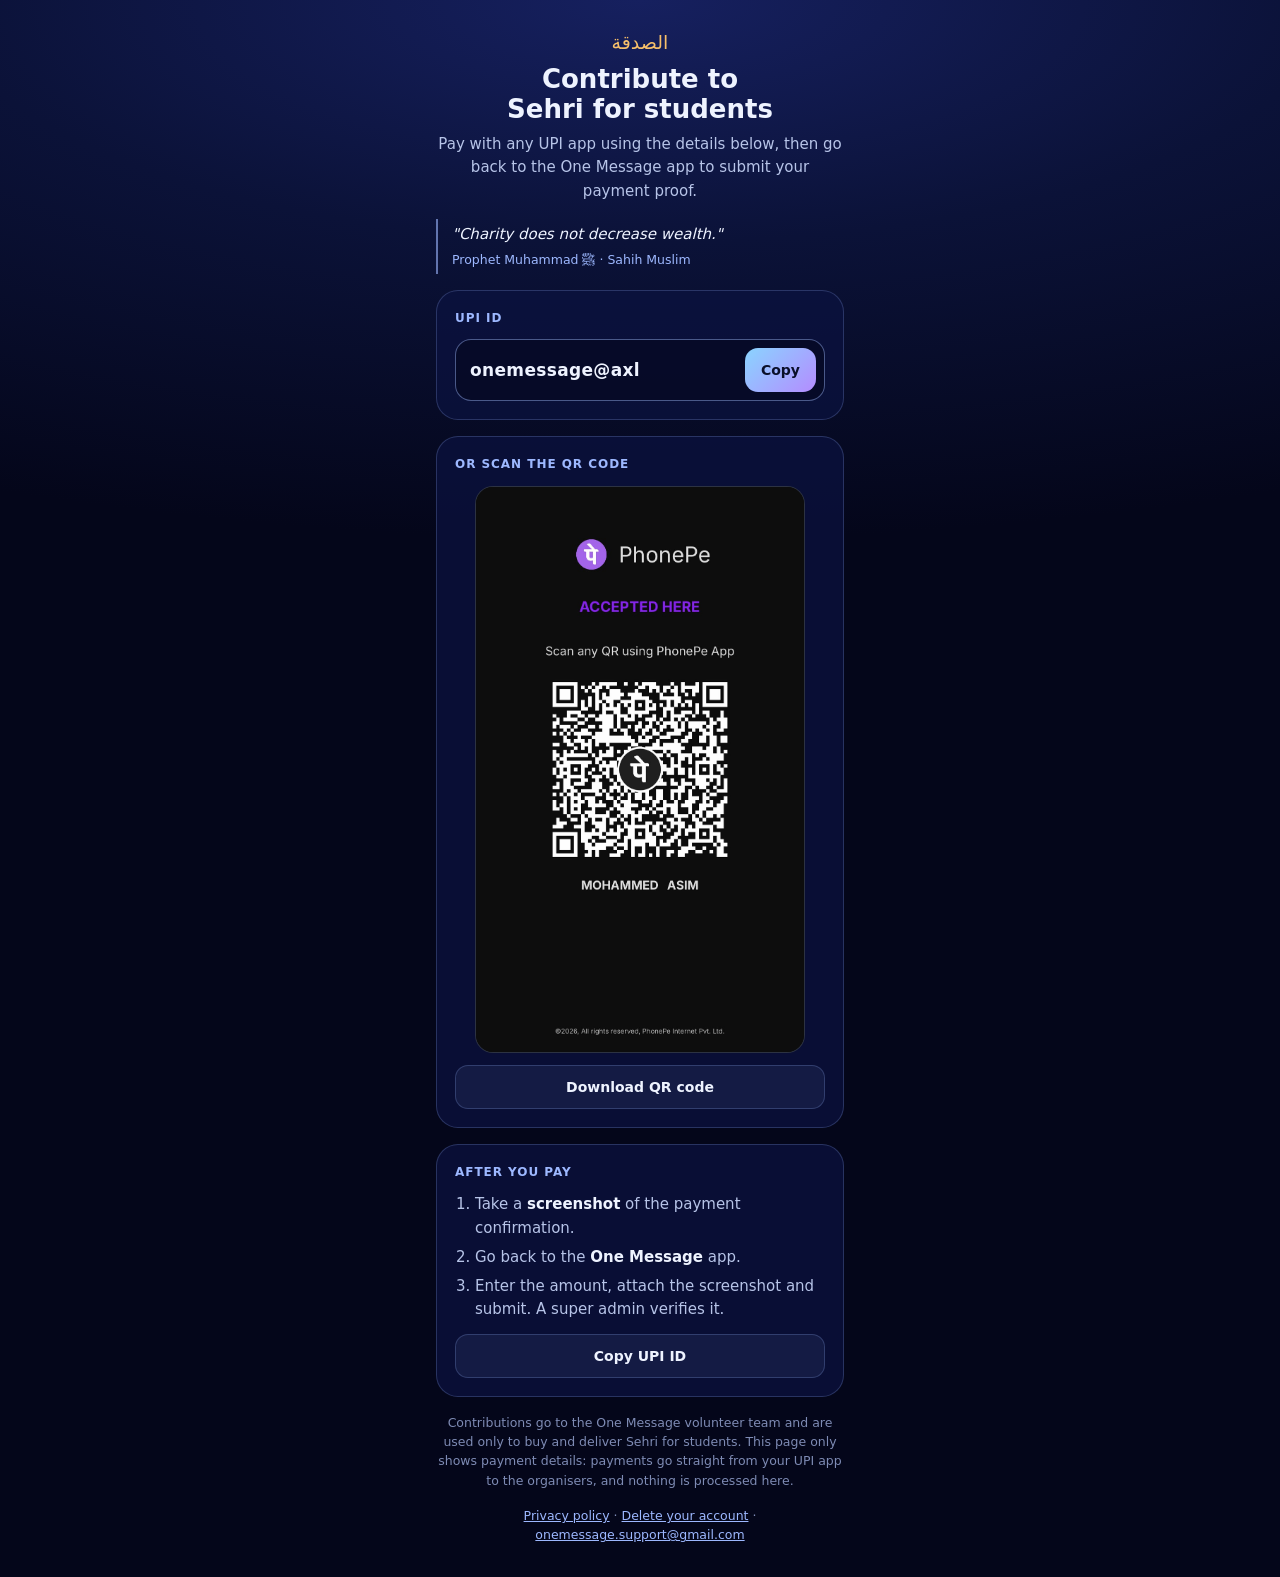
<file: index.html>
<!doctype html>
<html lang="en">
<head>
<meta charset="utf-8">
<meta name="viewport" content="width=device-width, initial-scale=1, viewport-fit=cover">
<meta name="theme-color" content="#04061A">
<meta name="description" content="UPI payment details for contributing to One Message, which provides Sehri food for students during Ramadan.">
<meta http-equiv="Content-Security-Policy" content="default-src 'none'; img-src 'self' data:; style-src 'unsafe-inline'; script-src 'unsafe-inline'; base-uri 'none'; form-action 'none'">
<title>Contribute · One Message</title>
<link rel="icon" href="data:image/svg+xml,%3Csvg xmlns='http://www.w3.org/2000/svg' viewBox='0 0 64 64'%3E%3Crect width='64' height='64' rx='14' fill='%2304061A'/%3E%3Cmask id='m'%3E%3Crect width='64' height='64' fill='%23fff'/%3E%3Ccircle cx='38' cy='26' r='17' fill='%23000'/%3E%3C/mask%3E%3Ccircle cx='31' cy='33' r='20' fill='%23F8C06A' mask='url(%23m)'/%3E%3C/svg%3E">
<style>
  :root {
    color-scheme: dark;
    --bg: #04061A; --line: rgba(157,184,255,.22); --ink: #EEF3FF; --ink2: #B7C4E8; --muted: #7E8BB4;
    --moon: #9DB8FF; --gold: #F8C06A; --mint: #7CF0C5;
    --sans: system-ui, -apple-system, "Segoe UI", Roboto, sans-serif;
  }
  * { box-sizing: border-box; }
  body {
    margin: 0; color: var(--ink); font: 15px/1.55 var(--sans);
    background: radial-gradient(120% 60% at 50% 0%, #16205F 0%, #0B1238 45%, #04061A 100%) fixed, var(--bg);
  }
  main {
    max-width: 440px; margin: 0 auto; display: grid; gap: 16px;
    padding: max(28px, env(safe-area-inset-top)) 16px max(32px, env(safe-area-inset-bottom));
  }
  header { display: grid; gap: 8px; text-align: center; }
  .ar { color: var(--gold); font-size: 19px; margin: 0; }
  h1 { font-size: 26px; line-height: 1.15; margin: 0; text-wrap: balance; }
  .sub { color: var(--ink2); margin: 0; }
  .card { background: rgba(12,18,64,.72); border: 1px solid var(--line); border-radius: 22px; padding: 18px; display: grid; gap: 12px; }
  .label { font-size: 12px; font-weight: 700; letter-spacing: .08em; text-transform: uppercase; color: var(--moon); margin: 0; }
  .upi { display: flex; align-items: center; gap: 10px; padding: 8px 8px 8px 14px; border-radius: 16px; border: 1.2px solid rgba(157,184,255,.45); background: rgba(4,6,26,.55); }
  /* Not monospace: in most monospace faces the l of @axl reads as a 1. */
  .upi span { flex: 1; min-width: 0; font: 700 17px/1.3 var(--sans); letter-spacing: .02em; word-break: break-all; user-select: all; }
  button, .btn {
    appearance: none; border: 0; border-radius: 13px; cursor: pointer; text-decoration: none; text-align: center;
    font: 700 14px var(--sans); display: inline-flex; align-items: center; justify-content: center; gap: 6px;
    min-height: 44px; padding: 0 16px;
  }
  .primary { background: linear-gradient(135deg, #8AD4FF, #B48CFF); color: #0A0F2A; }
  .ghost { background: rgba(157,184,255,.08); color: var(--ink); border: 1px solid var(--line); }
  .qr { justify-self: center; background: #0D0D0D; border: 1px solid var(--line); border-radius: 18px; overflow: hidden; width: min(330px, 100%); }
  .qr img { display: block; width: 100%; height: auto; }
  .row { display: grid; grid-template-columns: 1fr 1fr; gap: 10px; }
  ol { margin: 0; padding-left: 20px; color: var(--ink2); display: grid; gap: 6px; }
  ol b { color: var(--ink); }
  .hadith { margin: 0; padding: 4px 0 4px 14px; border-left: 2px solid rgba(157,184,255,.6); }
  .hadith p { margin: 0; font-style: italic; }
  .hadith cite { display: block; color: var(--moon); font-size: 12.5px; font-style: normal; margin-top: 4px; }
  .note { color: var(--muted); font-size: 12.5px; text-align: center; margin: 0; }
  .note a { color: var(--moon); }
  .toast {
    position: fixed; left: 50%; bottom: calc(24px + env(safe-area-inset-bottom)); transform: translateX(-50%);
    background: #0E164A; color: var(--mint); border: 1px solid rgba(124,240,197,.45);
    padding: 10px 16px; border-radius: 999px; font-weight: 700; font-size: 13px;
    opacity: 0; transition: opacity .2s; pointer-events: none;
  }
  .toast.on { opacity: 1; }
  :focus-visible { outline: 2px solid var(--gold); outline-offset: 2px; }
  @media (prefers-reduced-motion: reduce) { .toast { transition: none; } }
</style>
</head>
<body>
<main>
  <header>
    <p class="ar" lang="ar" dir="rtl">الصدقة</p>
    <h1>Contribute to Sehri for students</h1>
    <p class="sub">Pay with any UPI app using the details below, then go back to the One Message app to submit your payment proof.</p>
  </header>

  <blockquote class="hadith">
    <p>"Charity does not decrease wealth."</p>
    <cite>Prophet Muhammad ﷺ · Sahih Muslim</cite>
  </blockquote>

  <section class="card" aria-labelledby="upi-h">
    <p class="label" id="upi-h">UPI ID</p>
    <div class="upi">
      <span id="upi">onemessage@axl</span>
      <button class="primary" id="copy" type="button">Copy</button>
    </div>
  </section>

  <section class="card" aria-labelledby="qr-h">
    <p class="label" id="qr-h">Or scan the QR code</p>
    <div class="qr"><img src="qr.png" alt="PhonePe UPI QR code for onemessage@axl" width="929" height="1600"></div>
    <a class="btn ghost" href="qr.png" download="one-message-contribution-qr.png">Download QR code</a>
  </section>

  <section class="card" aria-labelledby="next-h">
    <p class="label" id="next-h">After you pay</p>
    <ol>
      <li>Take a <b>screenshot</b> of the payment confirmation.</li>
      <li>Go back to the <b>One Message</b> app.</li>
      <li>Enter the amount, attach the screenshot and submit. A super admin verifies it.</li>
    </ol>
    <button class="ghost" id="copy2" type="button">Copy UPI ID</button>
  </section>

  <p class="note">Contributions go to the One Message volunteer team and are used only to buy and deliver Sehri for students. This page only shows payment details: payments go straight from your UPI app to the organisers, and nothing is processed here.</p>
  <p class="note links"><a href="/privacy">Privacy policy</a> · <a href="/delete-account">Delete your account</a> · <a href="mailto:onemessage.support@gmail.com">onemessage.support@gmail.com</a></p>
</main>
<div class="toast" id="toast" role="status" aria-live="polite"></div>
<script>
  (function () {
    var id = 'onemessage@axl';
    var toast = document.getElementById('toast');
    var timer;
    function show(msg) {
      toast.textContent = msg;
      toast.classList.add('on');
      clearTimeout(timer);
      timer = setTimeout(function () { toast.classList.remove('on'); }, 1800);
    }
    function fallback() {
      var r = document.createRange();
      r.selectNodeContents(document.getElementById('upi'));
      var s = window.getSelection();
      s.removeAllRanges(); s.addRange(r);
      try { document.execCommand('copy') ? show('UPI ID copied') : show('Long-press the UPI ID to copy it'); }
      catch (e) { show('Long-press the UPI ID to copy it'); }
    }
    function copy() {
      if (navigator.clipboard && window.isSecureContext) {
        navigator.clipboard.writeText(id).then(function () { show('UPI ID copied'); }, fallback);
      } else {
        fallback();
      }
    }
    document.getElementById('copy').addEventListener('click', copy);
    document.getElementById('copy2').addEventListener('click', copy);
  })();
</script>
</body>
</html>
</file>
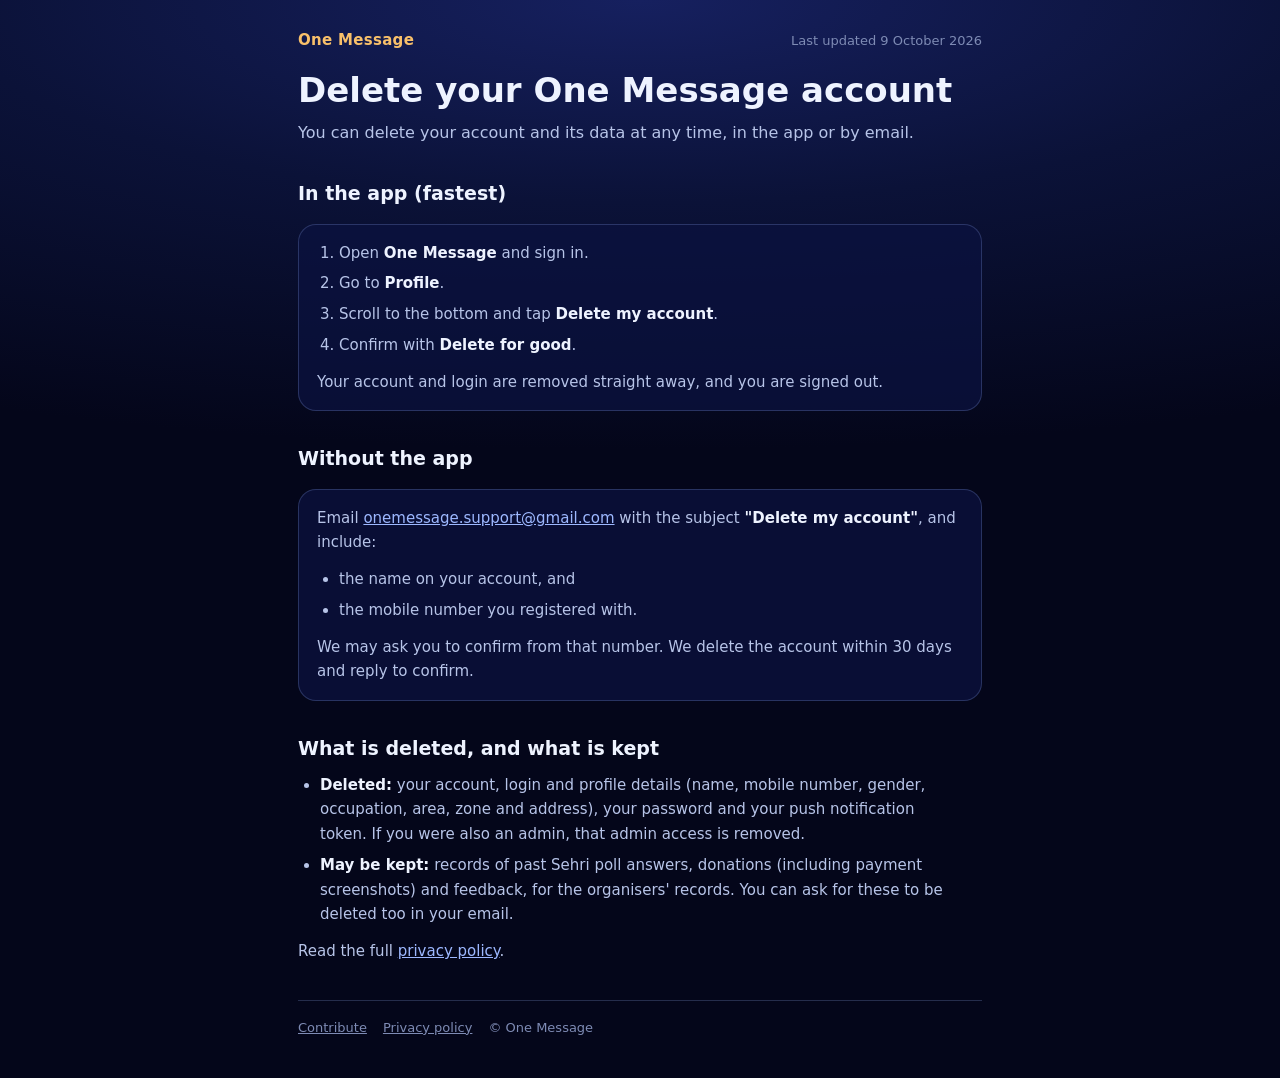
<file: delete-account.html>
<!doctype html>
<html lang="en">
<head>
<meta charset="utf-8">
<meta name="viewport" content="width=device-width, initial-scale=1, viewport-fit=cover">
<meta name="theme-color" content="#04061A">
<meta name="description" content="How to delete your One Message account and data, in the app or by email.">
<meta http-equiv="Content-Security-Policy" content="default-src 'none'; style-src 'self'; img-src 'self' data:; base-uri 'none'; form-action 'none'">
<title>Delete Your Account · One Message</title>
<link rel="stylesheet" href="/site.css">
</head>
<body>
<main>
  <div class="top">
    <a class="brand" href="/">One Message</a>
    <span class="updated">Last updated 9 October 2026</span>
  </div>

  <h1>Delete your One Message account</h1>
  <p class="lead">You can delete your account and its data at any time, in the app or by email.</p>

  <h2>In the app (fastest)</h2>
  <div class="card">
    <ol>
      <li>Open <b>One Message</b> and sign in.</li>
      <li>Go to <b>Profile</b>.</li>
      <li>Scroll to the bottom and tap <b>Delete my account</b>.</li>
      <li>Confirm with <b>Delete for good</b>.</li>
    </ol>
    <p>Your account and login are removed straight away, and you are signed out.</p>
  </div>

  <h2>Without the app</h2>
  <div class="card">
    <p>Email <a href="mailto:onemessage.support@gmail.com?subject=Delete%20my%20One%20Message%20account">onemessage.support@gmail.com</a> with the subject <b>"Delete my account"</b>, and include:</p>
    <ul>
      <li>the name on your account, and</li>
      <li>the mobile number you registered with.</li>
    </ul>
    <p>We may ask you to confirm from that number. We delete the account within 30 days and reply to confirm.</p>
  </div>

  <h2>What is deleted, and what is kept</h2>
  <ul>
    <li><b>Deleted:</b> your account, login and profile details (name, mobile number, gender, occupation, area, zone and address), your password and your push notification token. If you were also an admin, that admin access is removed.</li>
    <li><b>May be kept:</b> records of past Sehri poll answers, donations (including payment screenshots) and feedback, for the organisers' records. You can ask for these to be deleted too in your email.</li>
  </ul>
  <p>Read the full <a href="/privacy">privacy policy</a>.</p>

  <footer>
    <a href="/">Contribute</a>
    <a href="/privacy">Privacy policy</a>
    <span>© One Message</span>
  </footer>
</main>
</body>
</html>
</file>
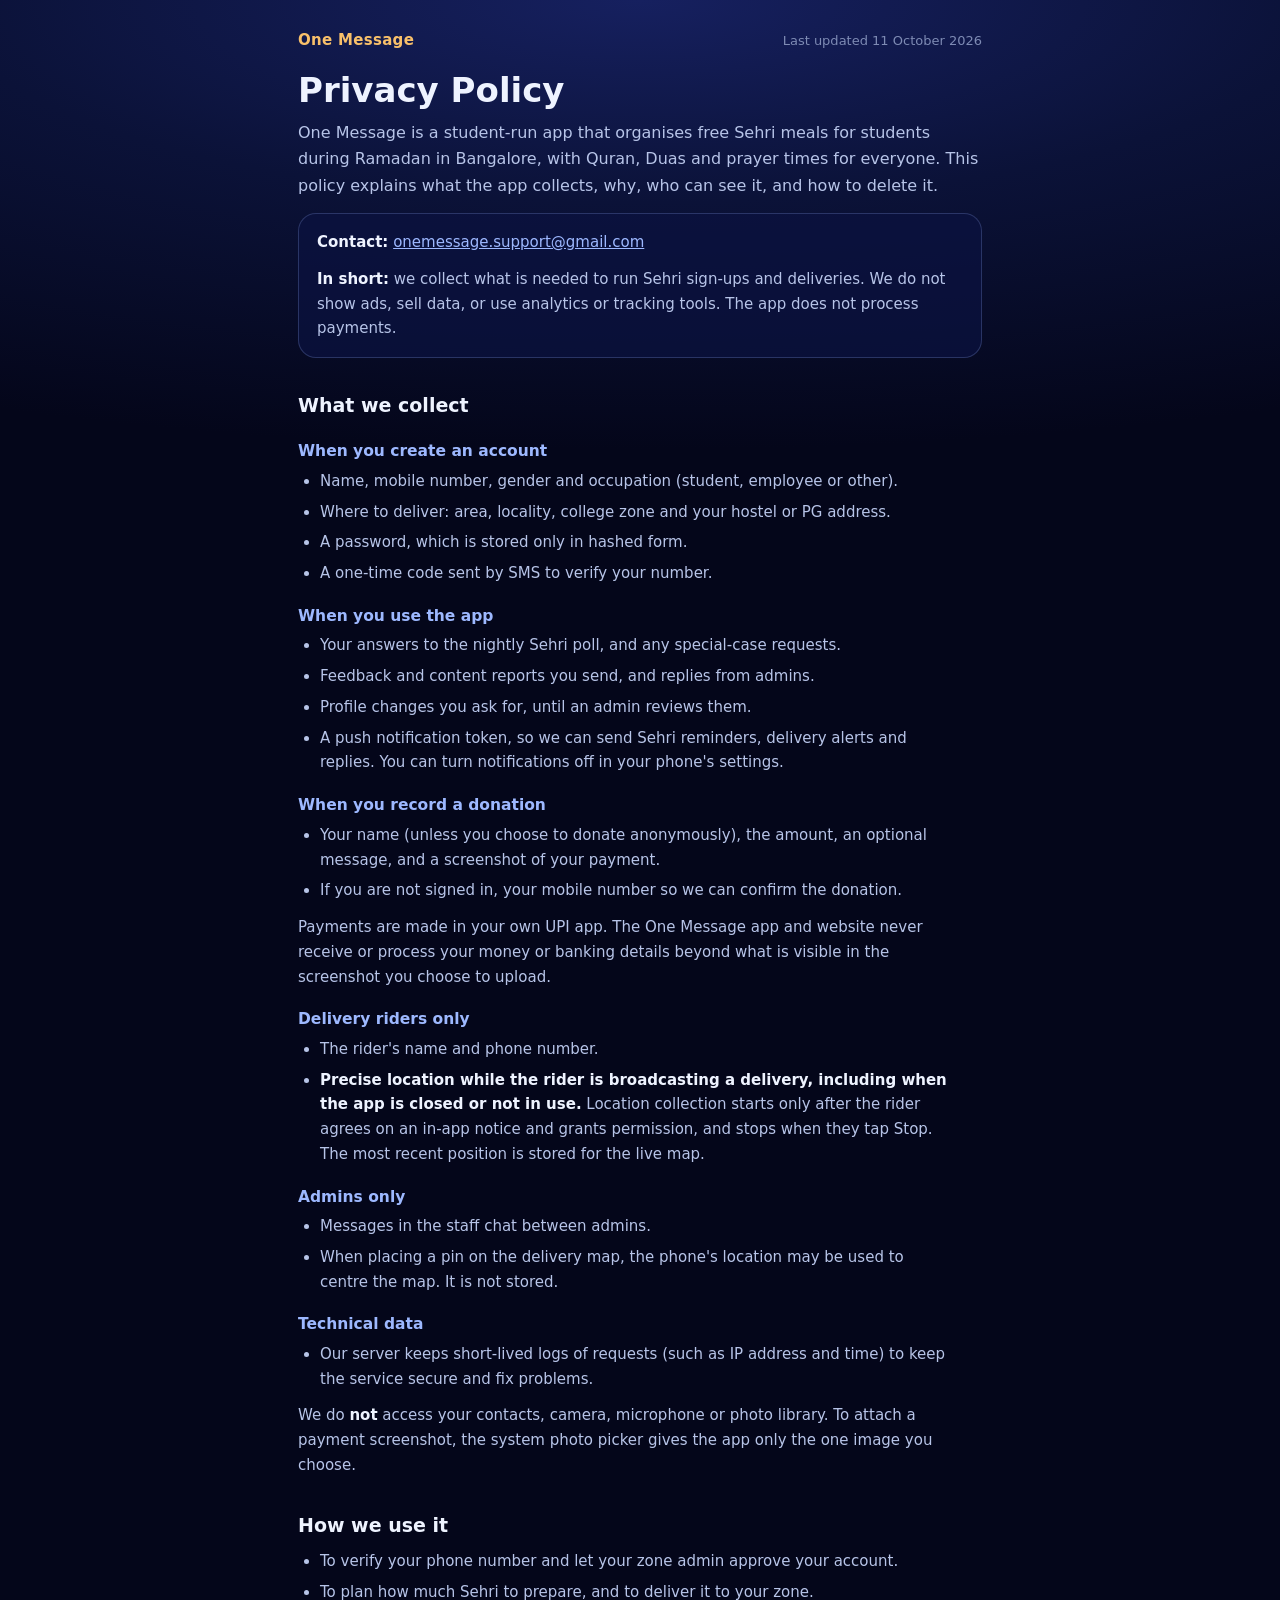
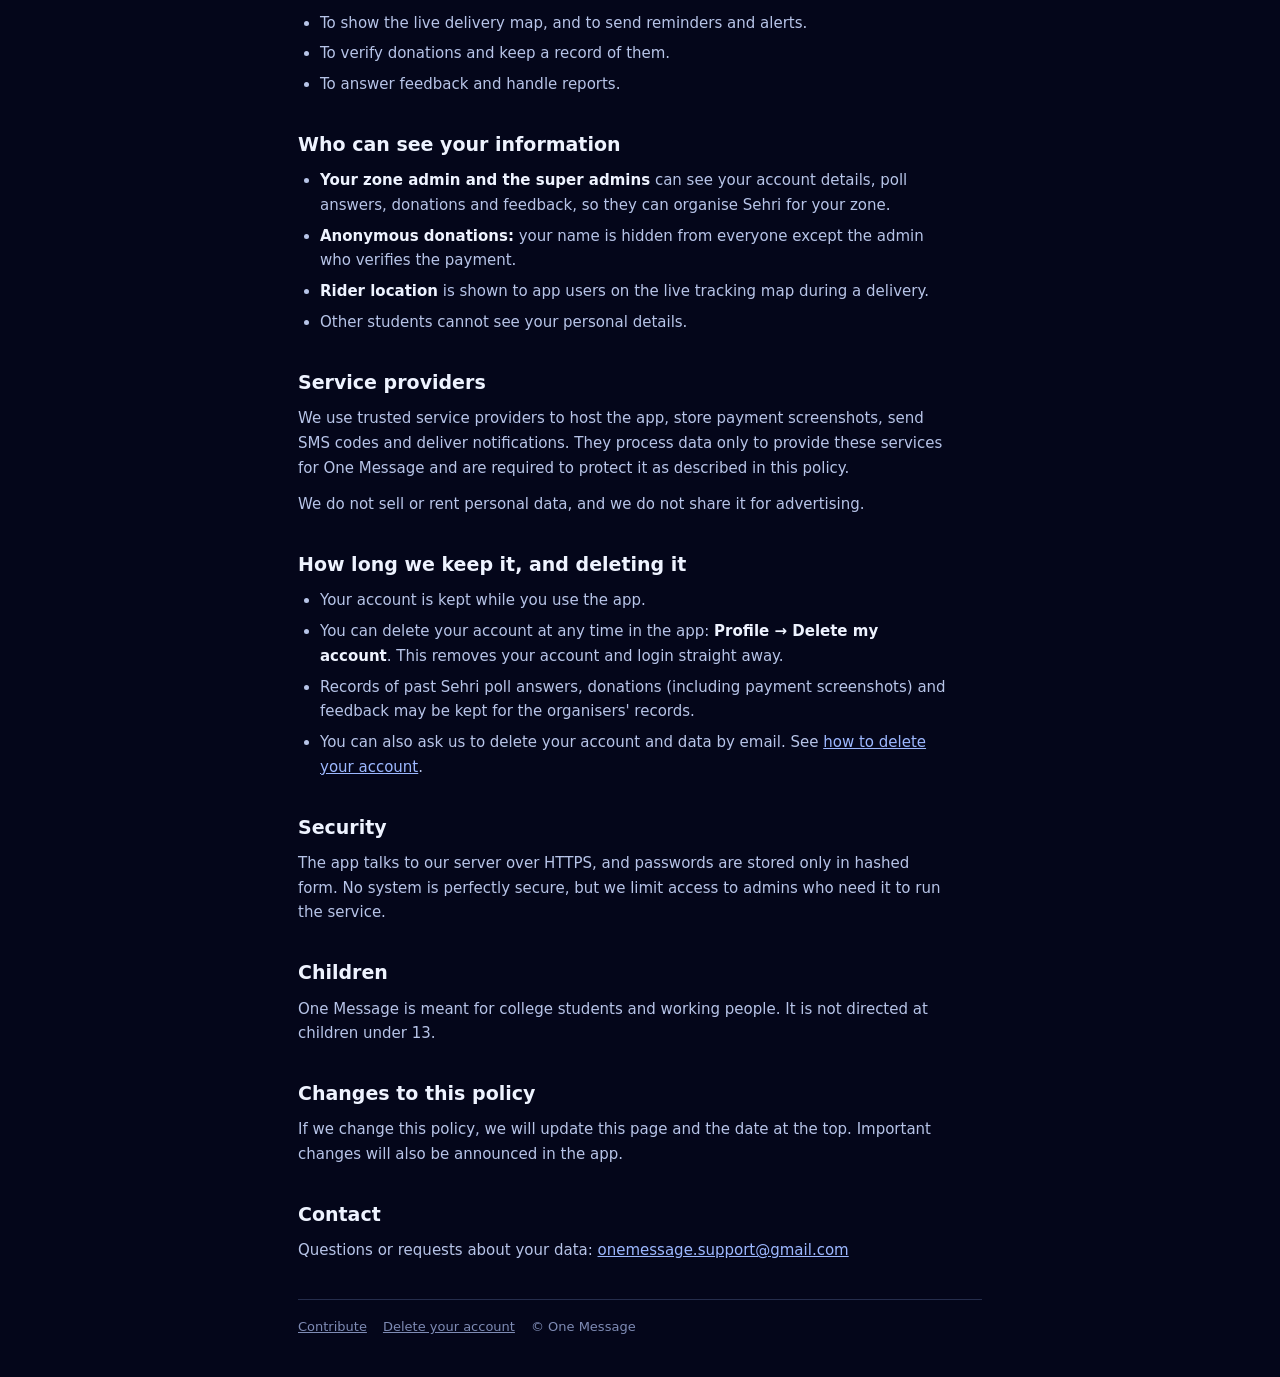
<file: privacy.html>
<!doctype html>
<html lang="en">
<head>
<meta charset="utf-8">
<meta name="viewport" content="width=device-width, initial-scale=1, viewport-fit=cover">
<meta name="theme-color" content="#04061A">
<meta name="description" content="Privacy policy for the One Message app: what it collects, why, who can see it, and how to delete it.">
<meta http-equiv="Content-Security-Policy" content="default-src 'none'; style-src 'self'; img-src 'self' data:; base-uri 'none'; form-action 'none'">
<title>Privacy Policy · One Message</title>
<link rel="stylesheet" href="/site.css">
</head>
<body>
<main>
  <div class="top">
    <a class="brand" href="/">One Message</a>
    <span class="updated">Last updated 11 October 2026</span>
  </div>

  <h1>Privacy Policy</h1>
  <p class="lead">One Message is a student-run app that organises free Sehri meals for students during Ramadan in Bangalore, with Quran, Duas and prayer times for everyone. This policy explains what the app collects, why, who can see it, and how to delete it.</p>

  <div class="card">
    <p><b>Contact:</b> <a href="mailto:onemessage.support@gmail.com">onemessage.support@gmail.com</a></p>
    <p><b>In short:</b> we collect what is needed to run Sehri sign-ups and deliveries. We do not show ads, sell data, or use analytics or tracking tools. The app does not process payments.</p>
  </div>

  <h2>What we collect</h2>

  <h3>When you create an account</h3>
  <ul>
    <li>Name, mobile number, gender and occupation (student, employee or other).</li>
    <li>Where to deliver: area, locality, college zone and your hostel or PG address.</li>
    <li>A password, which is stored only in hashed form.</li>
    <li>A one-time code sent by SMS to verify your number.</li>
  </ul>

  <h3>When you use the app</h3>
  <ul>
    <li>Your answers to the nightly Sehri poll, and any special-case requests.</li>
    <li>Feedback and content reports you send, and replies from admins.</li>
    <li>Profile changes you ask for, until an admin reviews them.</li>
    <li>A push notification token, so we can send Sehri reminders, delivery alerts and replies. You can turn notifications off in your phone's settings.</li>
  </ul>

  <h3>When you record a donation</h3>
  <ul>
    <li>Your name (unless you choose to donate anonymously), the amount, an optional message, and a screenshot of your payment.</li>
    <li>If you are not signed in, your mobile number so we can confirm the donation.</li>
  </ul>
  <p>Payments are made in your own UPI app. The One Message app and website never receive or process your money or banking details beyond what is visible in the screenshot you choose to upload.</p>

  <h3>Delivery riders only</h3>
  <ul>
    <li>The rider's name and phone number.</li>
    <li><b>Precise location while the rider is broadcasting a delivery, including when the app is closed or not in use.</b> Location collection starts only after the rider agrees on an in-app notice and grants permission, and stops when they tap Stop. The most recent position is stored for the live map.</li>
  </ul>

  <h3>Admins only</h3>
  <ul>
    <li>Messages in the staff chat between admins.</li>
    <li>When placing a pin on the delivery map, the phone's location may be used to centre the map. It is not stored.</li>
  </ul>

  <h3>Technical data</h3>
  <ul>
    <li>Our server keeps short-lived logs of requests (such as IP address and time) to keep the service secure and fix problems.</li>
  </ul>

  <p>We do <b>not</b> access your contacts, camera, microphone or photo library. To attach a payment screenshot, the system photo picker gives the app only the one image you choose.</p>

  <h2>How we use it</h2>
  <ul>
    <li>To verify your phone number and let your zone admin approve your account.</li>
    <li>To plan how much Sehri to prepare, and to deliver it to your zone.</li>
    <li>To show the live delivery map, and to send reminders and alerts.</li>
    <li>To verify donations and keep a record of them.</li>
    <li>To answer feedback and handle reports.</li>
  </ul>

  <h2>Who can see your information</h2>
  <ul>
    <li><b>Your zone admin and the super admins</b> can see your account details, poll answers, donations and feedback, so they can organise Sehri for your zone.</li>
    <li><b>Anonymous donations:</b> your name is hidden from everyone except the admin who verifies the payment.</li>
    <li><b>Rider location</b> is shown to app users on the live tracking map during a delivery.</li>
    <li>Other students cannot see your personal details.</li>
  </ul>

  <h2>Service providers</h2>
  <p>We use trusted service providers to host the app, store payment screenshots, send SMS codes and deliver notifications. They process data only to provide these services for One Message and are required to protect it as described in this policy.</p>
  <p>We do not sell or rent personal data, and we do not share it for advertising.</p>

  <h2>How long we keep it, and deleting it</h2>
  <ul>
    <li>Your account is kept while you use the app.</li>
    <li>You can delete your account at any time in the app: <b>Profile → Delete my account</b>. This removes your account and login straight away.</li>
    <li>Records of past Sehri poll answers, donations (including payment screenshots) and feedback may be kept for the organisers' records.</li>
    <li>You can also ask us to delete your account and data by email. See <a href="/delete-account">how to delete your account</a>.</li>
  </ul>

  <h2>Security</h2>
  <p>The app talks to our server over HTTPS, and passwords are stored only in hashed form. No system is perfectly secure, but we limit access to admins who need it to run the service.</p>

  <h2>Children</h2>
  <p>One Message is meant for college students and working people. It is not directed at children under 13.</p>

  <h2>Changes to this policy</h2>
  <p>If we change this policy, we will update this page and the date at the top. Important changes will also be announced in the app.</p>

  <h2>Contact</h2>
  <p>Questions or requests about your data: <a href="mailto:onemessage.support@gmail.com">onemessage.support@gmail.com</a></p>

  <footer>
    <a href="/">Contribute</a>
    <a href="/delete-account">Delete your account</a>
    <span>© One Message</span>
  </footer>
</main>
</body>
</html>
</file>
<file: site.css>
/* Shared by the policy pages. index.html keeps its own inline styles. */
:root {
  color-scheme: dark;
  --bg: #04061A; --line: rgba(157,184,255,.22); --ink: #EEF3FF; --ink2: #B7C4E8; --muted: #7E8BB4;
  --moon: #9DB8FF; --gold: #F8C06A;
  --sans: system-ui, -apple-system, "Segoe UI", Roboto, sans-serif;
}
* { box-sizing: border-box; }
body {
  margin: 0; color: var(--ink); font: 15px/1.65 var(--sans);
  background: radial-gradient(120% 50% at 50% 0%, #16205F 0%, #0B1238 45%, #04061A 100%) fixed, var(--bg);
}
main {
  max-width: 720px; margin: 0 auto;
  padding: max(28px, env(safe-area-inset-top)) 18px max(40px, env(safe-area-inset-bottom));
}
.top { display: flex; justify-content: space-between; align-items: center; gap: 12px; flex-wrap: wrap; margin-bottom: 18px; }
.brand { color: var(--gold); font-weight: 700; text-decoration: none; letter-spacing: .02em; }
.updated { color: var(--muted); font-size: 13px; }
h1 { font-size: clamp(26px, 6vw, 34px); line-height: 1.15; margin: 0 0 10px; text-wrap: balance; }
h2 { font-size: 19px; margin: 32px 0 8px; color: var(--ink); }
h3 { font-size: 15.5px; margin: 18px 0 4px; color: var(--moon); }
p, li { color: var(--ink2); }
p { margin: 0 0 12px; max-width: 68ch; }
ul, ol { margin: 0 0 12px; padding-left: 22px; max-width: 68ch; }
li { margin-bottom: 6px; }
b, strong { color: var(--ink); }
a { color: var(--moon); }
.lead { font-size: 16px; color: var(--ink2); }
.card { background: rgba(12,18,64,.72); border: 1px solid var(--line); border-radius: 18px; padding: 16px 18px; margin: 14px 0; }
.card p:last-child, .card ul:last-child, .card ol:last-child { margin-bottom: 0; }
.table-wrap { overflow-x: auto; margin: 10px 0 14px; }
table { border-collapse: collapse; width: 100%; min-width: 520px; font-size: 14px; }
th, td { text-align: left; vertical-align: top; padding: 9px 10px; border-bottom: 1px solid var(--line); color: var(--ink2); }
th { color: var(--ink); font-weight: 700; }
footer { margin-top: 36px; padding-top: 16px; border-top: 1px solid var(--line); color: var(--muted); font-size: 13px; display: flex; gap: 16px; flex-wrap: wrap; }
footer a { color: var(--muted); }
:focus-visible { outline: 2px solid var(--gold); outline-offset: 2px; }
</file>
